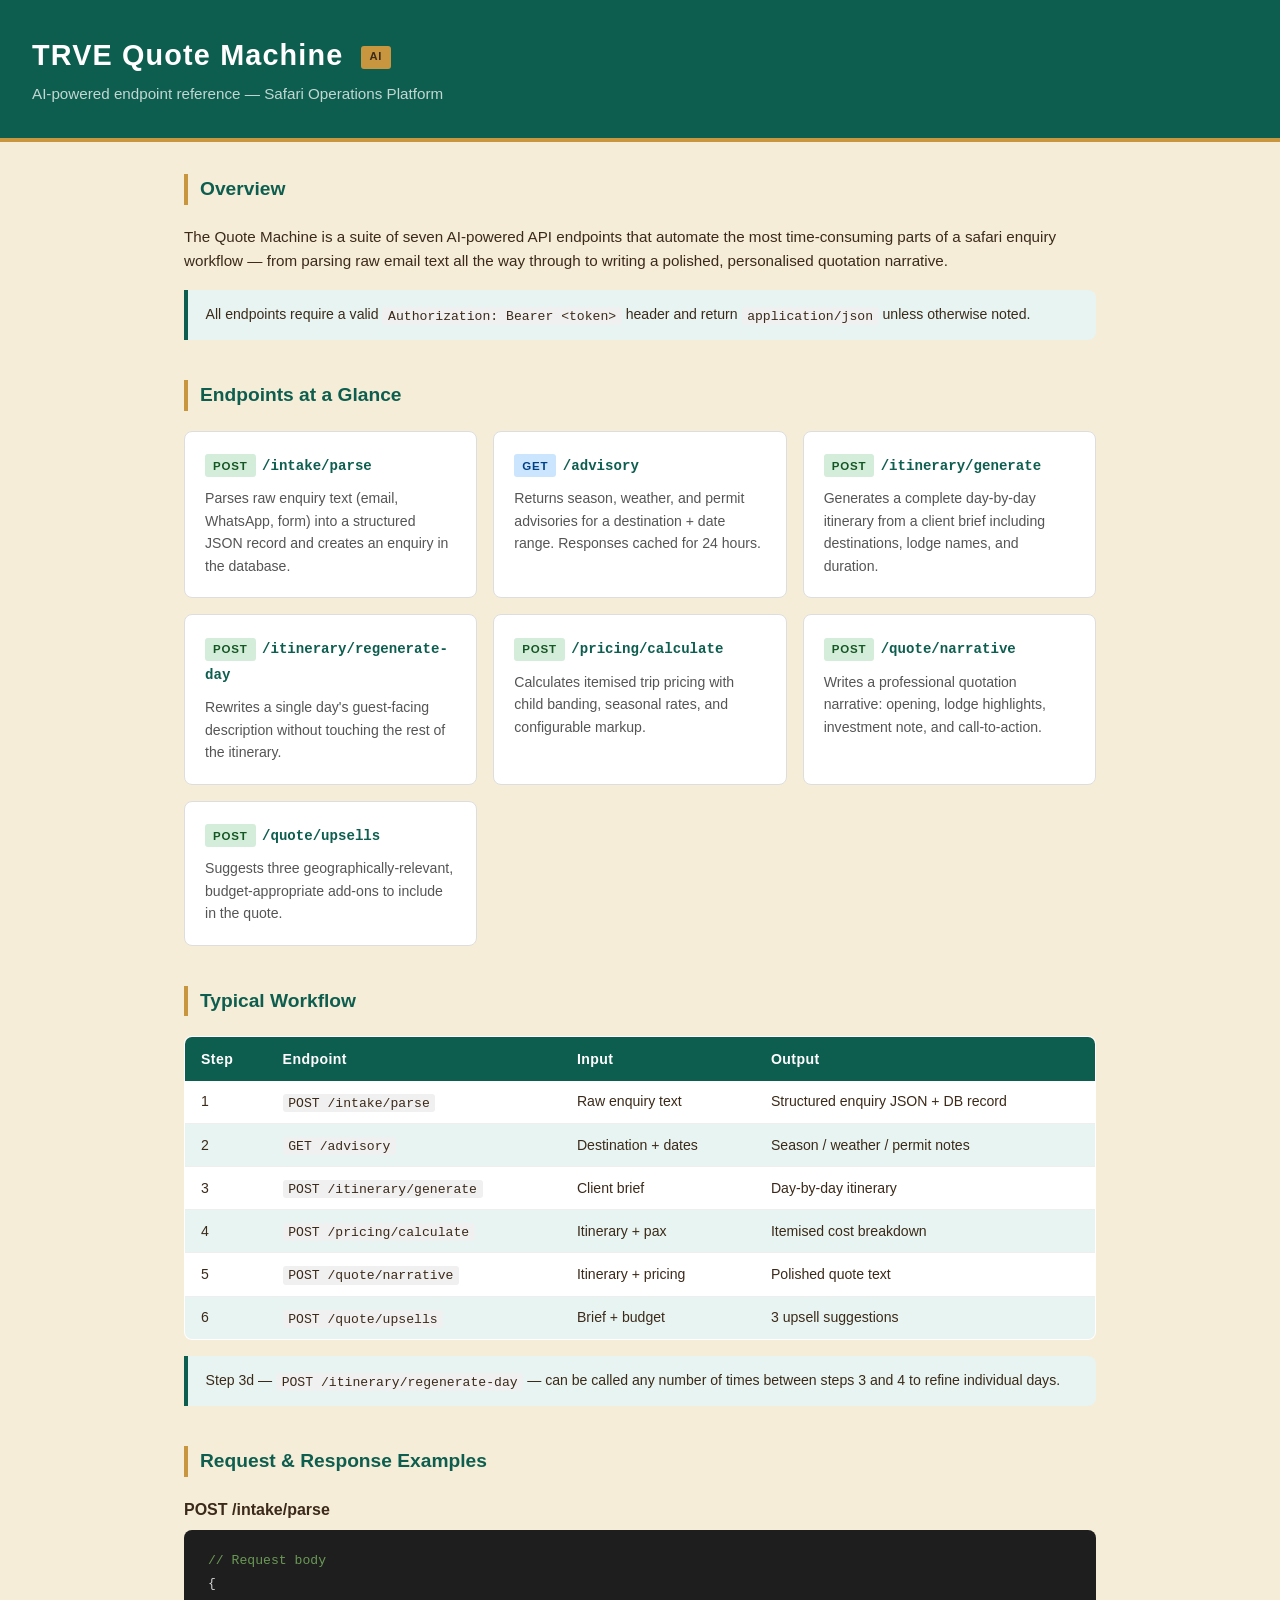
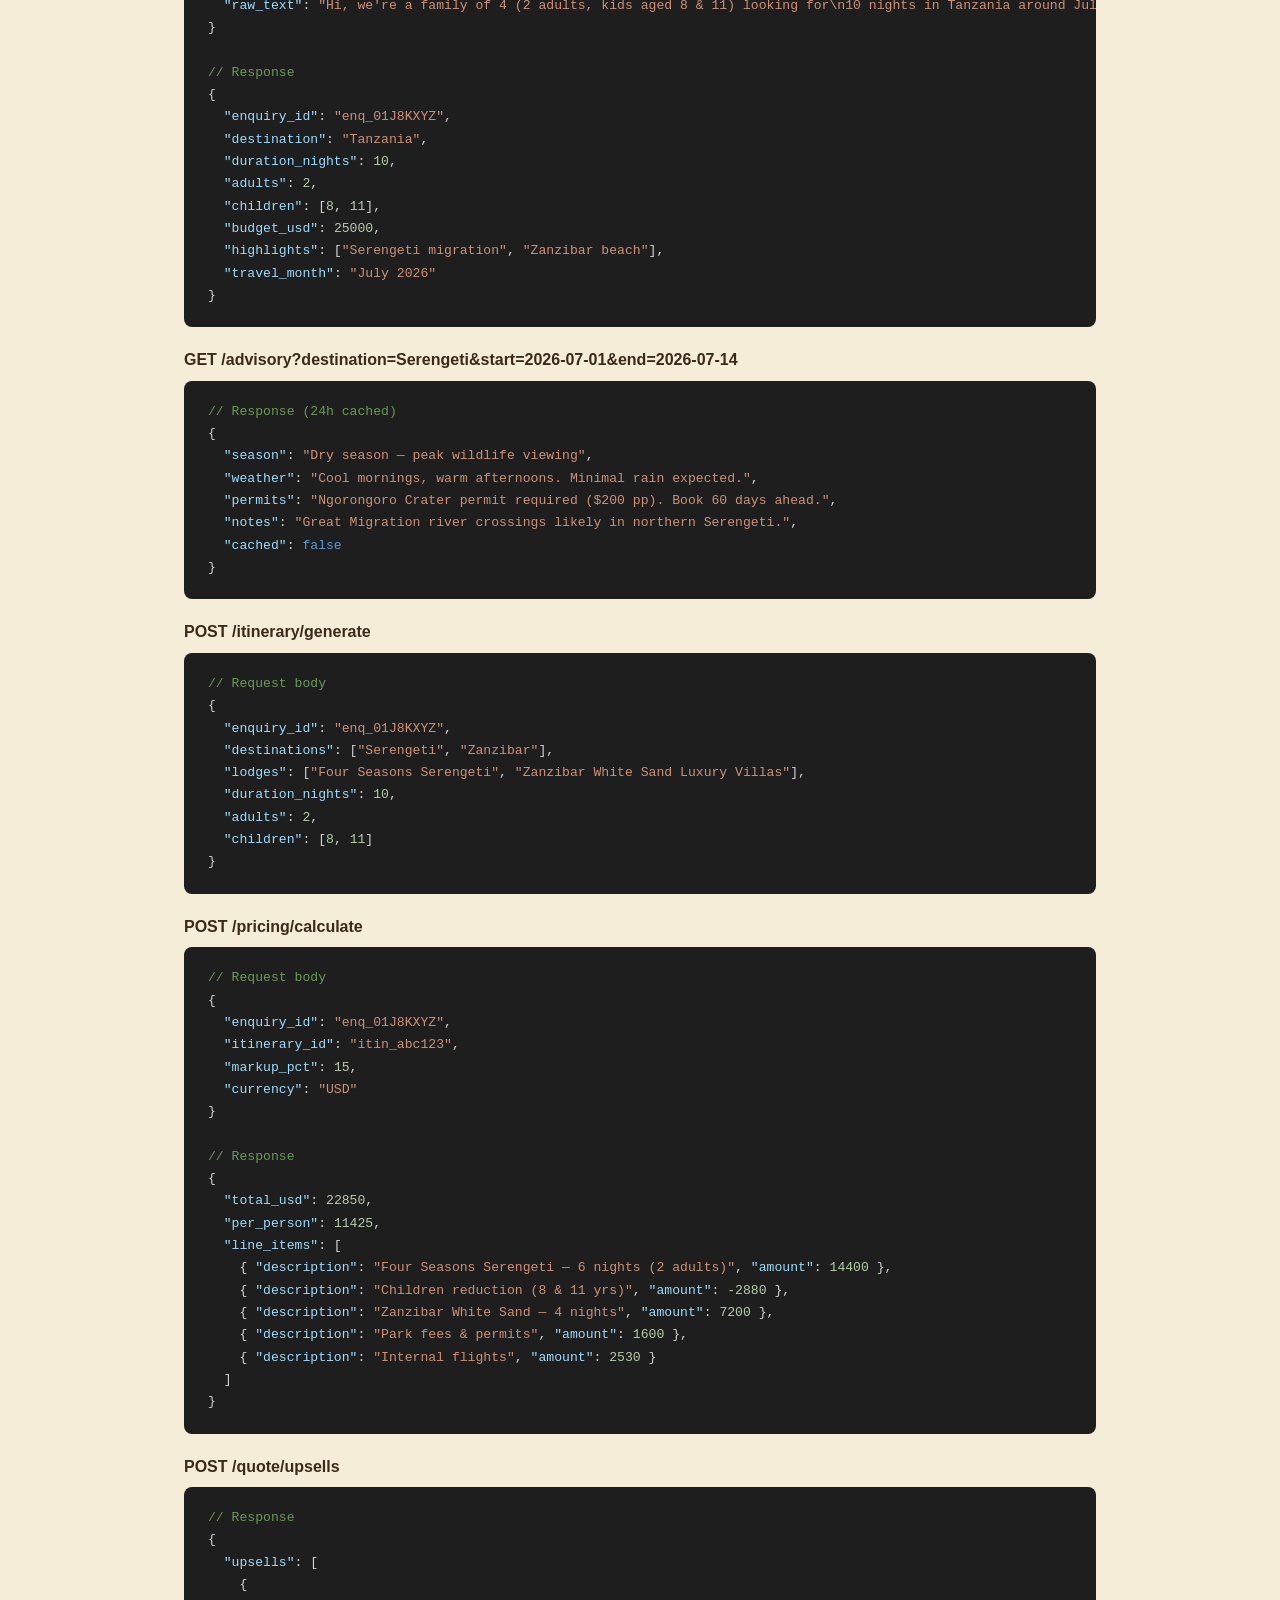
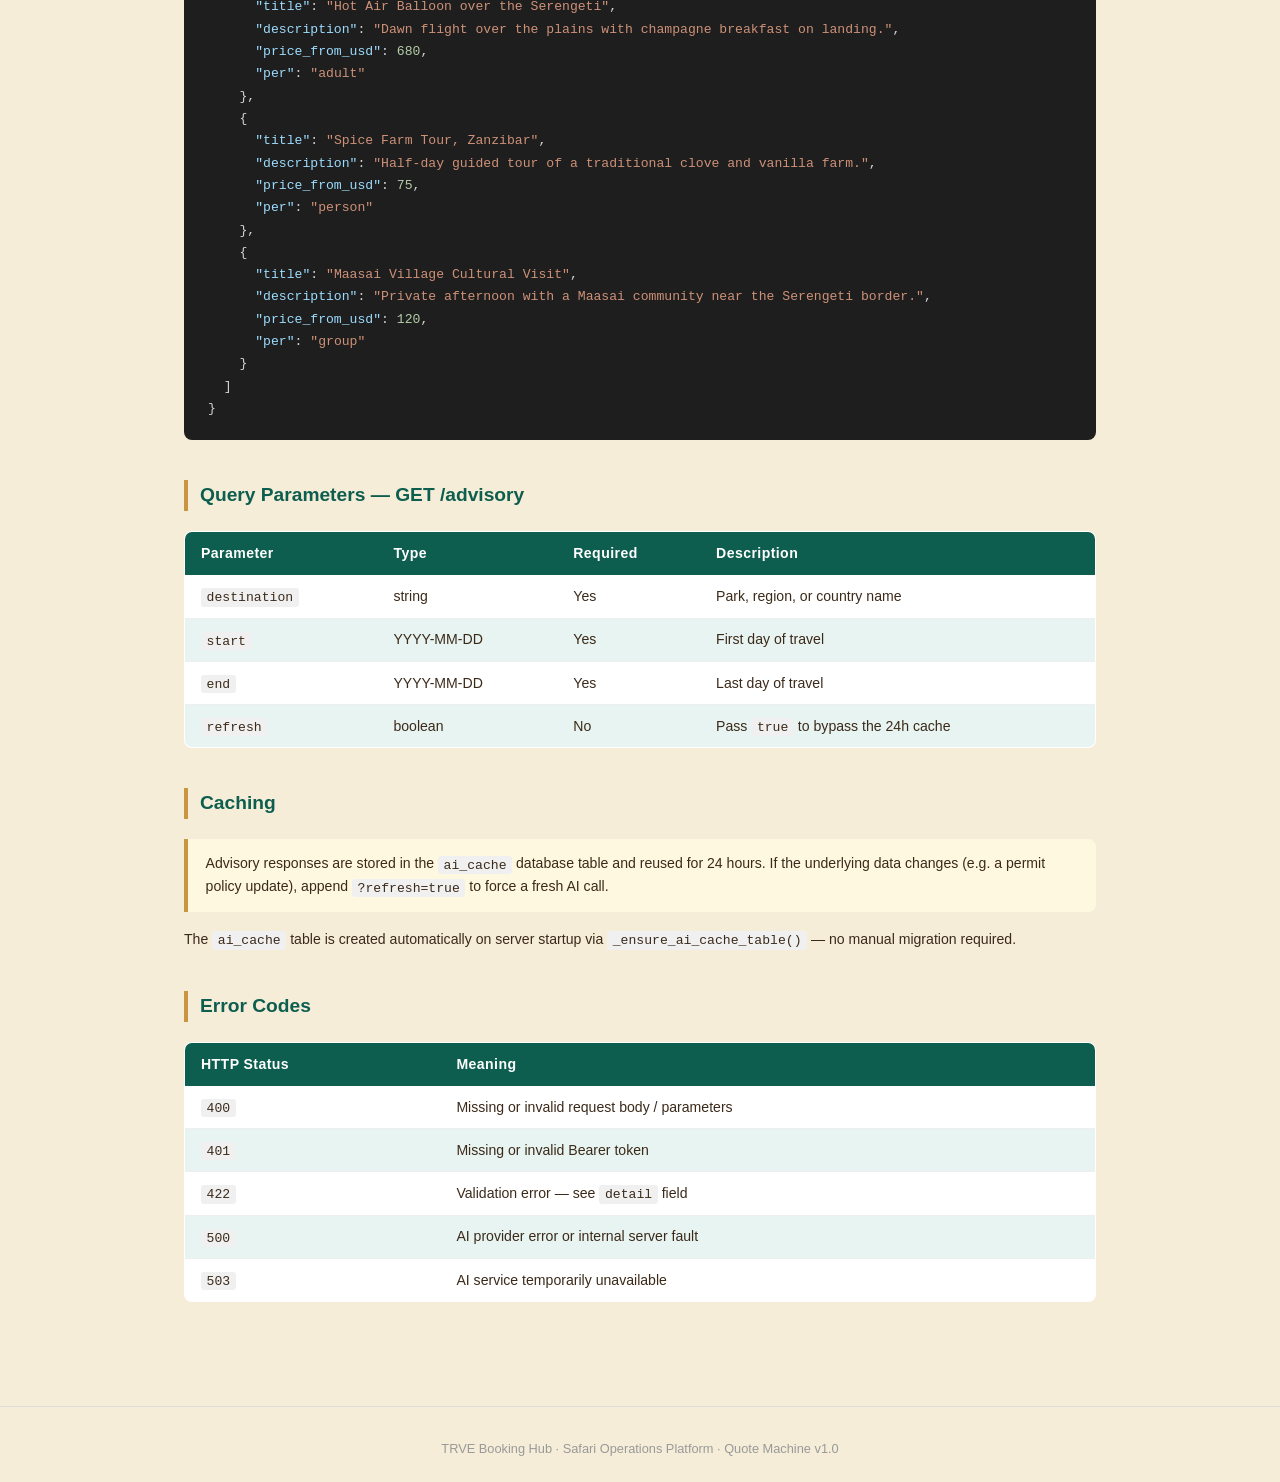
<file: quote-machine-guide.html>
<!DOCTYPE html>
<html lang="en">
<head>
  <meta charset="UTF-8">
  <meta name="viewport" content="width=device-width, initial-scale=1.0">
  <title>TRVE Quote Machine — AI Endpoint Guide</title>
  <link rel="icon" href="data:image/svg+xml,<svg xmlns='http://www.w3.org/2000/svg' viewBox='0 0 32 32'><rect width='32' height='32' rx='6' fill='%230D5E4F'/><text y='22' x='6' font-size='18' font-family='serif' fill='%23C8963E'>T</text></svg>">
  <style>
    :root {
      --forest: #0D5E4F;
      --gold: #C8963E;
      --sand: #F5EDD8;
      --bark: #3B2A1A;
      --mist: #E8F4F1;
      --radius: 8px;
    }
    * { box-sizing: border-box; margin: 0; padding: 0; }
    body {
      font-family: -apple-system, BlinkMacSystemFont, "Segoe UI", Roboto, sans-serif;
      background: var(--sand);
      color: var(--bark);
      line-height: 1.6;
    }
    header {
      background: var(--forest);
      color: #fff;
      padding: 2rem;
      border-bottom: 4px solid var(--gold);
    }
    header h1 { font-size: 1.8rem; letter-spacing: 0.04em; }
    header p  { opacity: 0.75; margin-top: 0.25rem; font-size: 0.95rem; }
    .badge {
      display: inline-block;
      background: var(--gold);
      color: var(--bark);
      font-size: 0.7rem;
      font-weight: 700;
      letter-spacing: 0.08em;
      text-transform: uppercase;
      padding: 0.15rem 0.55rem;
      border-radius: 3px;
      vertical-align: middle;
      margin-left: 0.5rem;
    }

    main { max-width: 960px; margin: 0 auto; padding: 2rem 1.5rem 4rem; }

    section { margin-bottom: 2.5rem; }
    h2 {
      font-size: 1.2rem;
      color: var(--forest);
      border-left: 4px solid var(--gold);
      padding-left: 0.75rem;
      margin-bottom: 1.25rem;
    }
    h3 { font-size: 1rem; margin-bottom: 0.5rem; color: var(--bark); }

    .endpoint-grid {
      display: grid;
      grid-template-columns: repeat(auto-fill, minmax(280px, 1fr));
      gap: 1rem;
    }
    .card {
      background: #fff;
      border-radius: var(--radius);
      border: 1px solid #ddd;
      padding: 1.25rem;
      transition: box-shadow 0.15s;
    }
    .card:hover { box-shadow: 0 4px 14px rgba(13,94,79,0.12); }
    .card .method {
      display: inline-block;
      font-size: 0.72rem;
      font-weight: 700;
      letter-spacing: 0.07em;
      text-transform: uppercase;
      padding: 0.15rem 0.5rem;
      border-radius: 3px;
      margin-right: 0.4rem;
    }
    .method.post { background: #D4EDDA; color: #155724; }
    .method.get  { background: #CCE5FF; color: #004085; }
    .card .path {
      font-family: monospace;
      font-size: 0.88rem;
      font-weight: 600;
      color: var(--forest);
    }
    .card p { font-size: 0.88rem; margin-top: 0.6rem; color: #555; }

    .ref-block {
      background: #1e1e1e;
      color: #d4d4d4;
      border-radius: var(--radius);
      padding: 1.25rem 1.5rem;
      font-family: "Fira Code", "Cascadia Code", monospace;
      font-size: 0.82rem;
      line-height: 1.7;
      overflow-x: auto;
      white-space: pre;
      margin-bottom: 1.25rem;
    }
    .ref-block .kw  { color: #569CD6; }
    .ref-block .str { color: #CE9178; }
    .ref-block .cmt { color: #6A9955; }
    .ref-block .key { color: #9CDCFE; }
    .ref-block .num { color: #B5CEA8; }

    table {
      width: 100%;
      border-collapse: collapse;
      font-size: 0.88rem;
      background: #fff;
      border-radius: var(--radius);
      overflow: hidden;
      border: 1px solid #ddd;
    }
    th {
      background: var(--forest);
      color: #fff;
      text-align: left;
      padding: 0.65rem 1rem;
      font-weight: 600;
      letter-spacing: 0.03em;
    }
    td { padding: 0.6rem 1rem; border-bottom: 1px solid #eee; }
    tr:last-child td { border-bottom: none; }
    tr:nth-child(even) td { background: var(--mist); }
    code {
      font-family: monospace;
      background: #f0f0f0;
      padding: 0.1rem 0.35rem;
      border-radius: 3px;
      font-size: 0.82rem;
    }

    .tip {
      background: var(--mist);
      border-left: 4px solid var(--forest);
      padding: 0.85rem 1.1rem;
      border-radius: 0 var(--radius) var(--radius) 0;
      font-size: 0.88rem;
      margin-bottom: 1rem;
    }
    .warn {
      background: #FFF8E1;
      border-left: 4px solid var(--gold);
      padding: 0.85rem 1.1rem;
      border-radius: 0 var(--radius) var(--radius) 0;
      font-size: 0.88rem;
      margin-bottom: 1rem;
    }

    footer {
      text-align: center;
      font-size: 0.8rem;
      color: #999;
      padding: 2rem;
      border-top: 1px solid #ddd;
    }
  </style>
</head>
<body>

<header>
  <h1>TRVE Quote Machine <span class="badge">AI</span></h1>
  <p>AI-powered endpoint reference — Safari Operations Platform</p>
</header>

<main>

  <!-- ── Overview ─────────────────────────────────────────── -->
  <section>
    <h2>Overview</h2>
    <p style="font-size:0.95rem;margin-bottom:1rem;">
      The Quote Machine is a suite of seven AI-powered API endpoints that automate the most
      time-consuming parts of a safari enquiry workflow — from parsing raw email text all the
      way through to writing a polished, personalised quotation narrative.
    </p>
    <div class="tip">
      All endpoints require a valid <code>Authorization: Bearer &lt;token&gt;</code> header
      and return <code>application/json</code> unless otherwise noted.
    </div>
  </section>

  <!-- ── Endpoint Cards ────────────────────────────────────── -->
  <section>
    <h2>Endpoints at a Glance</h2>
    <div class="endpoint-grid">

      <div class="card">
        <span class="method post">POST</span><span class="path">/intake/parse</span>
        <p>Parses raw enquiry text (email, WhatsApp, form) into a structured JSON record and creates an enquiry in the database.</p>
      </div>

      <div class="card">
        <span class="method get">GET</span><span class="path">/advisory</span>
        <p>Returns season, weather, and permit advisories for a destination + date range. Responses cached for 24 hours.</p>
      </div>

      <div class="card">
        <span class="method post">POST</span><span class="path">/itinerary/generate</span>
        <p>Generates a complete day-by-day itinerary from a client brief including destinations, lodge names, and duration.</p>
      </div>

      <div class="card">
        <span class="method post">POST</span><span class="path">/itinerary/regenerate-day</span>
        <p>Rewrites a single day's guest-facing description without touching the rest of the itinerary.</p>
      </div>

      <div class="card">
        <span class="method post">POST</span><span class="path">/pricing/calculate</span>
        <p>Calculates itemised trip pricing with child banding, seasonal rates, and configurable markup.</p>
      </div>

      <div class="card">
        <span class="method post">POST</span><span class="path">/quote/narrative</span>
        <p>Writes a professional quotation narrative: opening, lodge highlights, investment note, and call-to-action.</p>
      </div>

      <div class="card">
        <span class="method post">POST</span><span class="path">/quote/upsells</span>
        <p>Suggests three geographically-relevant, budget-appropriate add-ons to include in the quote.</p>
      </div>

    </div>
  </section>

  <!-- ── Typical Workflow ──────────────────────────────────── -->
  <section>
    <h2>Typical Workflow</h2>
    <table>
      <thead>
        <tr><th>Step</th><th>Endpoint</th><th>Input</th><th>Output</th></tr>
      </thead>
      <tbody>
        <tr><td>1</td><td><code>POST /intake/parse</code></td><td>Raw enquiry text</td><td>Structured enquiry JSON + DB record</td></tr>
        <tr><td>2</td><td><code>GET /advisory</code></td><td>Destination + dates</td><td>Season / weather / permit notes</td></tr>
        <tr><td>3</td><td><code>POST /itinerary/generate</code></td><td>Client brief</td><td>Day-by-day itinerary</td></tr>
        <tr><td>4</td><td><code>POST /pricing/calculate</code></td><td>Itinerary + pax</td><td>Itemised cost breakdown</td></tr>
        <tr><td>5</td><td><code>POST /quote/narrative</code></td><td>Itinerary + pricing</td><td>Polished quote text</td></tr>
        <tr><td>6</td><td><code>POST /quote/upsells</code></td><td>Brief + budget</td><td>3 upsell suggestions</td></tr>
      </tbody>
    </table>
    <div class="tip" style="margin-top:1rem;">
      Step 3d — <code>POST /itinerary/regenerate-day</code> — can be called any number of times
      between steps 3 and 4 to refine individual days.
    </div>
  </section>

  <!-- ── Request / Response Examples ─────────────────────── -->
  <section>
    <h2>Request &amp; Response Examples</h2>

    <h3>POST /intake/parse</h3>
    <div class="ref-block"><span class="cmt">// Request body</span>
{
  <span class="key">"raw_text"</span>: <span class="str">"Hi, we're a family of 4 (2 adults, kids aged 8 &amp; 11) looking for\n10 nights in Tanzania around July 2026. Budget ~$25,000. Keen on\nSerengeti migration and Zanzibar beach at the end."</span>
}

<span class="cmt">// Response</span>
{
  <span class="key">"enquiry_id"</span>: <span class="str">"enq_01J8KXYZ"</span>,
  <span class="key">"destination"</span>: <span class="str">"Tanzania"</span>,
  <span class="key">"duration_nights"</span>: <span class="num">10</span>,
  <span class="key">"adults"</span>: <span class="num">2</span>,
  <span class="key">"children"</span>: [<span class="num">8</span>, <span class="num">11</span>],
  <span class="key">"budget_usd"</span>: <span class="num">25000</span>,
  <span class="key">"highlights"</span>: [<span class="str">"Serengeti migration"</span>, <span class="str">"Zanzibar beach"</span>],
  <span class="key">"travel_month"</span>: <span class="str">"July 2026"</span>
}</div>

    <h3>GET /advisory?destination=Serengeti&amp;start=2026-07-01&amp;end=2026-07-14</h3>
    <div class="ref-block"><span class="cmt">// Response (24h cached)</span>
{
  <span class="key">"season"</span>: <span class="str">"Dry season — peak wildlife viewing"</span>,
  <span class="key">"weather"</span>: <span class="str">"Cool mornings, warm afternoons. Minimal rain expected."</span>,
  <span class="key">"permits"</span>: <span class="str">"Ngorongoro Crater permit required ($200 pp). Book 60 days ahead."</span>,
  <span class="key">"notes"</span>: <span class="str">"Great Migration river crossings likely in northern Serengeti."</span>,
  <span class="key">"cached"</span>: <span class="kw">false</span>
}</div>

    <h3>POST /itinerary/generate</h3>
    <div class="ref-block"><span class="cmt">// Request body</span>
{
  <span class="key">"enquiry_id"</span>: <span class="str">"enq_01J8KXYZ"</span>,
  <span class="key">"destinations"</span>: [<span class="str">"Serengeti"</span>, <span class="str">"Zanzibar"</span>],
  <span class="key">"lodges"</span>: [<span class="str">"Four Seasons Serengeti"</span>, <span class="str">"Zanzibar White Sand Luxury Villas"</span>],
  <span class="key">"duration_nights"</span>: <span class="num">10</span>,
  <span class="key">"adults"</span>: <span class="num">2</span>,
  <span class="key">"children"</span>: [<span class="num">8</span>, <span class="num">11</span>]
}</div>

    <h3>POST /pricing/calculate</h3>
    <div class="ref-block"><span class="cmt">// Request body</span>
{
  <span class="key">"enquiry_id"</span>: <span class="str">"enq_01J8KXYZ"</span>,
  <span class="key">"itinerary_id"</span>: <span class="str">"itin_abc123"</span>,
  <span class="key">"markup_pct"</span>: <span class="num">15</span>,
  <span class="key">"currency"</span>: <span class="str">"USD"</span>
}

<span class="cmt">// Response</span>
{
  <span class="key">"total_usd"</span>: <span class="num">22850</span>,
  <span class="key">"per_person"</span>: <span class="num">11425</span>,
  <span class="key">"line_items"</span>: [
    { <span class="key">"description"</span>: <span class="str">"Four Seasons Serengeti — 6 nights (2 adults)"</span>, <span class="key">"amount"</span>: <span class="num">14400</span> },
    { <span class="key">"description"</span>: <span class="str">"Children reduction (8 &amp; 11 yrs)"</span>, <span class="key">"amount"</span>: <span class="num">-2880</span> },
    { <span class="key">"description"</span>: <span class="str">"Zanzibar White Sand — 4 nights"</span>, <span class="key">"amount"</span>: <span class="num">7200</span> },
    { <span class="key">"description"</span>: <span class="str">"Park fees &amp; permits"</span>, <span class="key">"amount"</span>: <span class="num">1600</span> },
    { <span class="key">"description"</span>: <span class="str">"Internal flights"</span>, <span class="key">"amount"</span>: <span class="num">2530</span> }
  ]
}</div>

    <h3>POST /quote/upsells</h3>
    <div class="ref-block"><span class="cmt">// Response</span>
{
  <span class="key">"upsells"</span>: [
    {
      <span class="key">"title"</span>: <span class="str">"Hot Air Balloon over the Serengeti"</span>,
      <span class="key">"description"</span>: <span class="str">"Dawn flight over the plains with champagne breakfast on landing."</span>,
      <span class="key">"price_from_usd"</span>: <span class="num">680</span>,
      <span class="key">"per"</span>: <span class="str">"adult"</span>
    },
    {
      <span class="key">"title"</span>: <span class="str">"Spice Farm Tour, Zanzibar"</span>,
      <span class="key">"description"</span>: <span class="str">"Half-day guided tour of a traditional clove and vanilla farm."</span>,
      <span class="key">"price_from_usd"</span>: <span class="num">75</span>,
      <span class="key">"per"</span>: <span class="str">"person"</span>
    },
    {
      <span class="key">"title"</span>: <span class="str">"Maasai Village Cultural Visit"</span>,
      <span class="key">"description"</span>: <span class="str">"Private afternoon with a Maasai community near the Serengeti border."</span>,
      <span class="key">"price_from_usd"</span>: <span class="num">120</span>,
      <span class="key">"per"</span>: <span class="str">"group"</span>
    }
  ]
}</div>

  </section>

  <!-- ── Parameters Reference ─────────────────────────────── -->
  <section>
    <h2>Query Parameters — GET /advisory</h2>
    <table>
      <thead>
        <tr><th>Parameter</th><th>Type</th><th>Required</th><th>Description</th></tr>
      </thead>
      <tbody>
        <tr><td><code>destination</code></td><td>string</td><td>Yes</td><td>Park, region, or country name</td></tr>
        <tr><td><code>start</code></td><td>YYYY-MM-DD</td><td>Yes</td><td>First day of travel</td></tr>
        <tr><td><code>end</code></td><td>YYYY-MM-DD</td><td>Yes</td><td>Last day of travel</td></tr>
        <tr><td><code>refresh</code></td><td>boolean</td><td>No</td><td>Pass <code>true</code> to bypass the 24h cache</td></tr>
      </tbody>
    </table>
  </section>

  <!-- ── Caching ───────────────────────────────────────────── -->
  <section>
    <h2>Caching</h2>
    <div class="warn">
      Advisory responses are stored in the <code>ai_cache</code> database table and reused for
      24 hours. If the underlying data changes (e.g. a permit policy update), append
      <code>?refresh=true</code> to force a fresh AI call.
    </div>
    <p style="font-size:0.88rem;">
      The <code>ai_cache</code> table is created automatically on server startup via
      <code>_ensure_ai_cache_table()</code> — no manual migration required.
    </p>
  </section>

  <!-- ── Error Codes ──────────────────────────────────────── -->
  <section>
    <h2>Error Codes</h2>
    <table>
      <thead>
        <tr><th>HTTP Status</th><th>Meaning</th></tr>
      </thead>
      <tbody>
        <tr><td><code>400</code></td><td>Missing or invalid request body / parameters</td></tr>
        <tr><td><code>401</code></td><td>Missing or invalid Bearer token</td></tr>
        <tr><td><code>422</code></td><td>Validation error — see <code>detail</code> field</td></tr>
        <tr><td><code>500</code></td><td>AI provider error or internal server fault</td></tr>
        <tr><td><code>503</code></td><td>AI service temporarily unavailable</td></tr>
      </tbody>
    </table>
  </section>

</main>

<footer>
  TRVE Booking Hub · Safari Operations Platform · Quote Machine v1.0
</footer>

</body>
</html>
</file>
